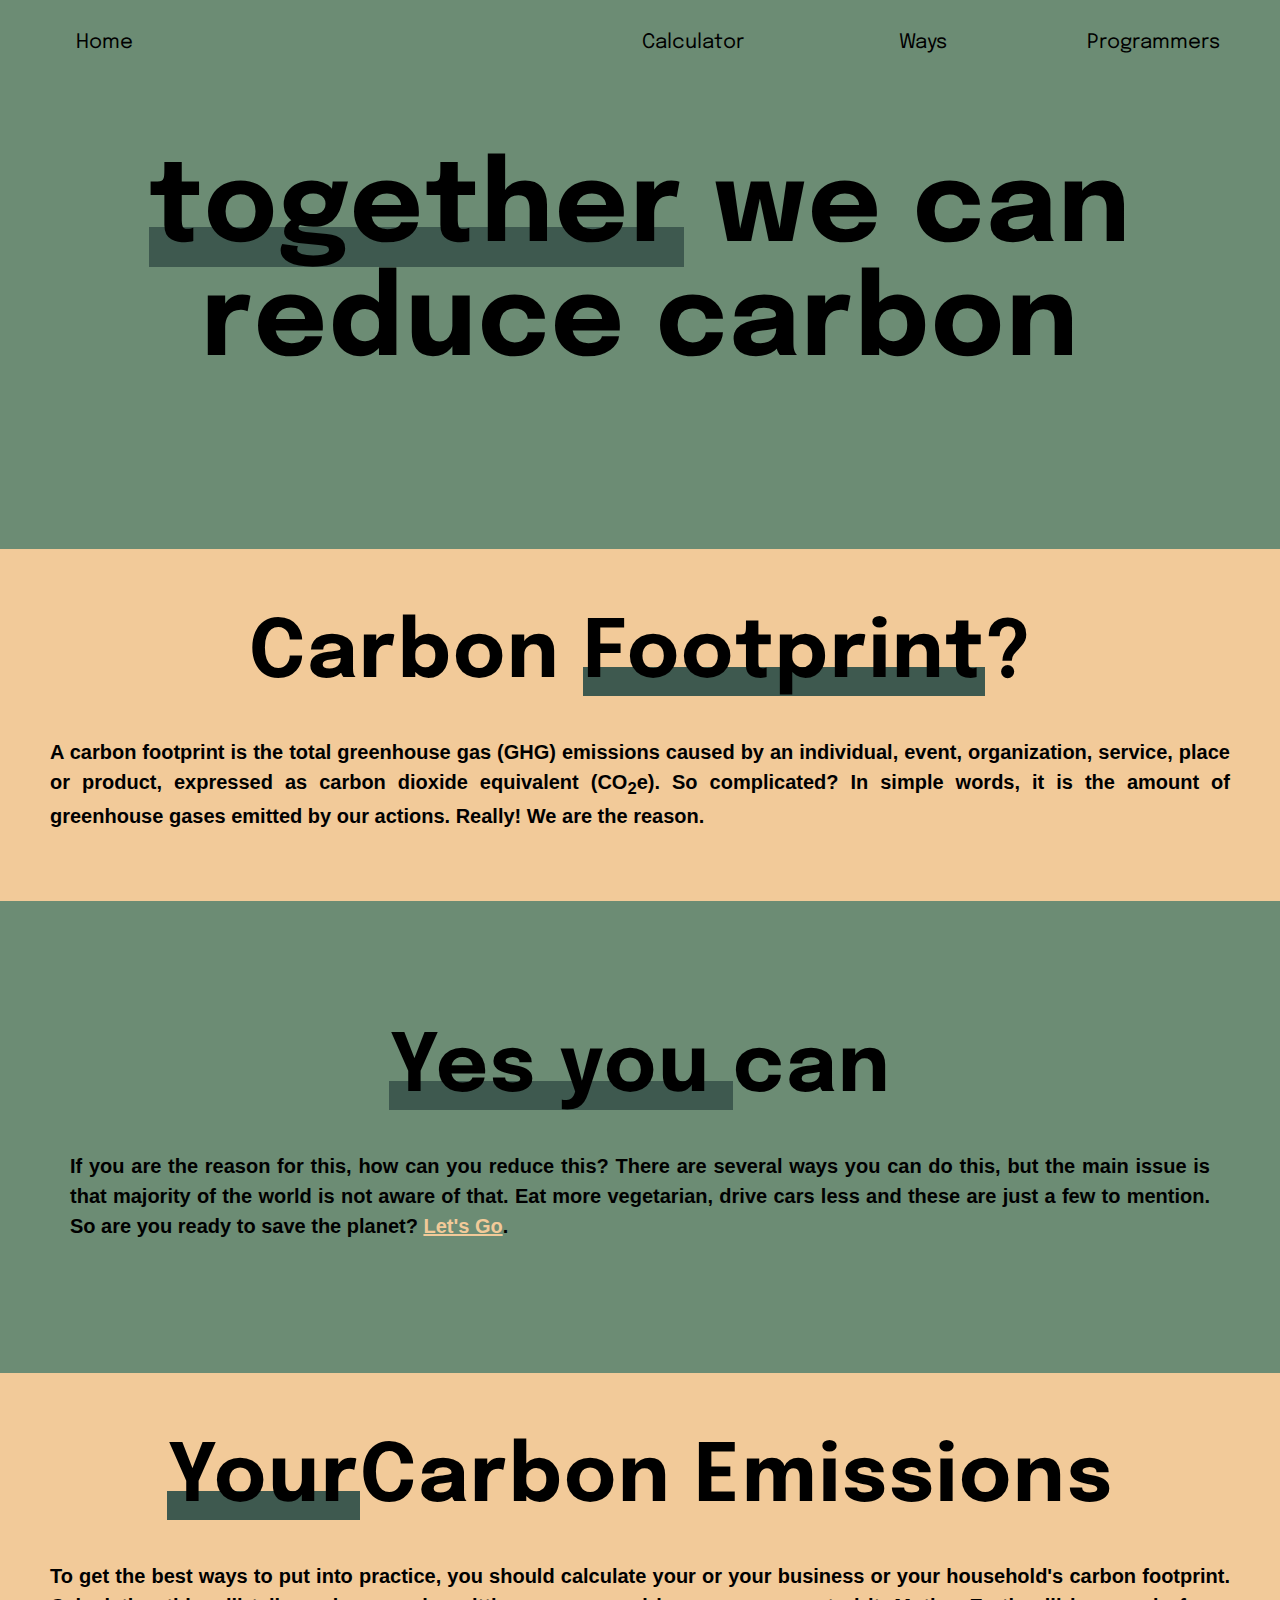
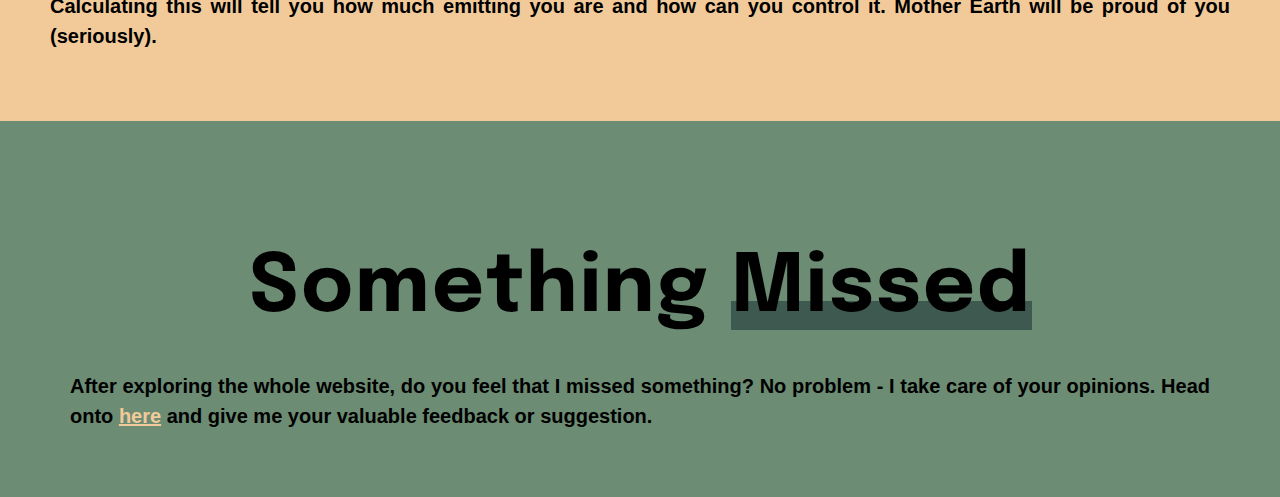
<file: index.html>
<!DOCTYPE html>
<html>
<head>
	<meta charset="utf-8">
	<meta name="viewport" content="width=device-width">
	<title>Carbon Print</title>
	<link href="style.css" rel="stylesheet" type="text/css" />
</head>
<body>
	<header class="header">
		<nav class="navbar">
			<div class="link-wrapper">
				<a href="https://knaagar.github.io/carbonprint" class="nav-logo">Home</a>
			</div>
			<ul class="nav-menu">
				<li class="nav-item">
					<div class="link-wrapper">
						<a href="https://knaagar.github.io/carbonprint/calculator.html" class="nav-link">Calculator</a>
					</div>
				</li>
				<li class="nav-item">
					<div class="link-wrapper">
						<a href="https://knaagar.github.io/carbonprint/ways.html" class="nav-link">Ways</a>
					</div>
				</li>
				<li class="nav-item">
					<div class="link-wrapper">
						<a href="https://knaagar.github.io/carbonprint/programmers.html" class="nav-link">Programmers</a>
					</div>
				</li>
			</ul>
			<div class="hamburger">
				<span class="bar"></span>
                <span class="bar"></span>
                <span class="bar"></span>
            </div>
        </nav>
    </header>
  <div class="landing">
    <br><br>
    <h1><span class="color-it-without-hover">together</span> we can reduce carbon</h1>
    <br><br>
    <br><br>
  </div>
  <div class="flex-container color-container">
    <section class="col-2">
      <h1>Carbon <span class="color-it-without-hover">Footprint</span>?</h1>
      <br><br>
      <p>A carbon footprint is the total greenhouse gas (GHG) emissions caused by an individual, event, organization, service, place or product, expressed as carbon dioxide equivalent (CO<sub>2</sub>e). So complicated? In simple words, it is the amount of greenhouse gases emitted by our actions. Really! We are the reason. </p>
    </section>
  </div>
  <br><br><br>
  <div class="flex-container">
    <section class="col-2">
      <h1><span class="color-it-without-hover">Yes you </span>can</h1>
      <br><br>
      <p>If you are the reason for this, how can you reduce this? There are several ways you can do this, but the main issue is that majority of the world is not aware of that. Eat more vegetarian, drive cars less and these are just a few to mention. So are you ready to save the planet? <a href="">Let's Go</a>.</p>
    </section>
  </div>
  <br><br><br>
  <div class="flex-container color-container">
    <section class="col-2">
      <h1><span class="color-it-without-hover">Your</span>Carbon Emissions</h1>
      <br><br>
      <p>To get the best ways to put into practice, you should calculate your or your business or your household's carbon footprint. Calculating this will tell you how much emitting you are and how can you control it. Mother Earth will be proud of you (seriously).</p>
    </section>
  </div>
  <br><br><br>
  <div class="flex-container">
    <section class="col-2">
      <h1>Something <span class="color-it-without-hover">Missed</span></h1>
      <br><br>
      <p>After exploring the whole website, do you feel that I missed something? No problem - I take care of your opinions. Head onto <a href="https://docs.google.com/forms/d/e/1FAIpQLScGmgdDHGQpqBSGlW24FY9GG94oagVewzjB05amaqWgwcTUaQ/viewform?usp=sf_link">here</a> and give me your valuable feedback or suggestion.</p>
    </section>
  </div>
  <br><br>
    <script src="script.js"></script>
  </body>
</html>
</file>
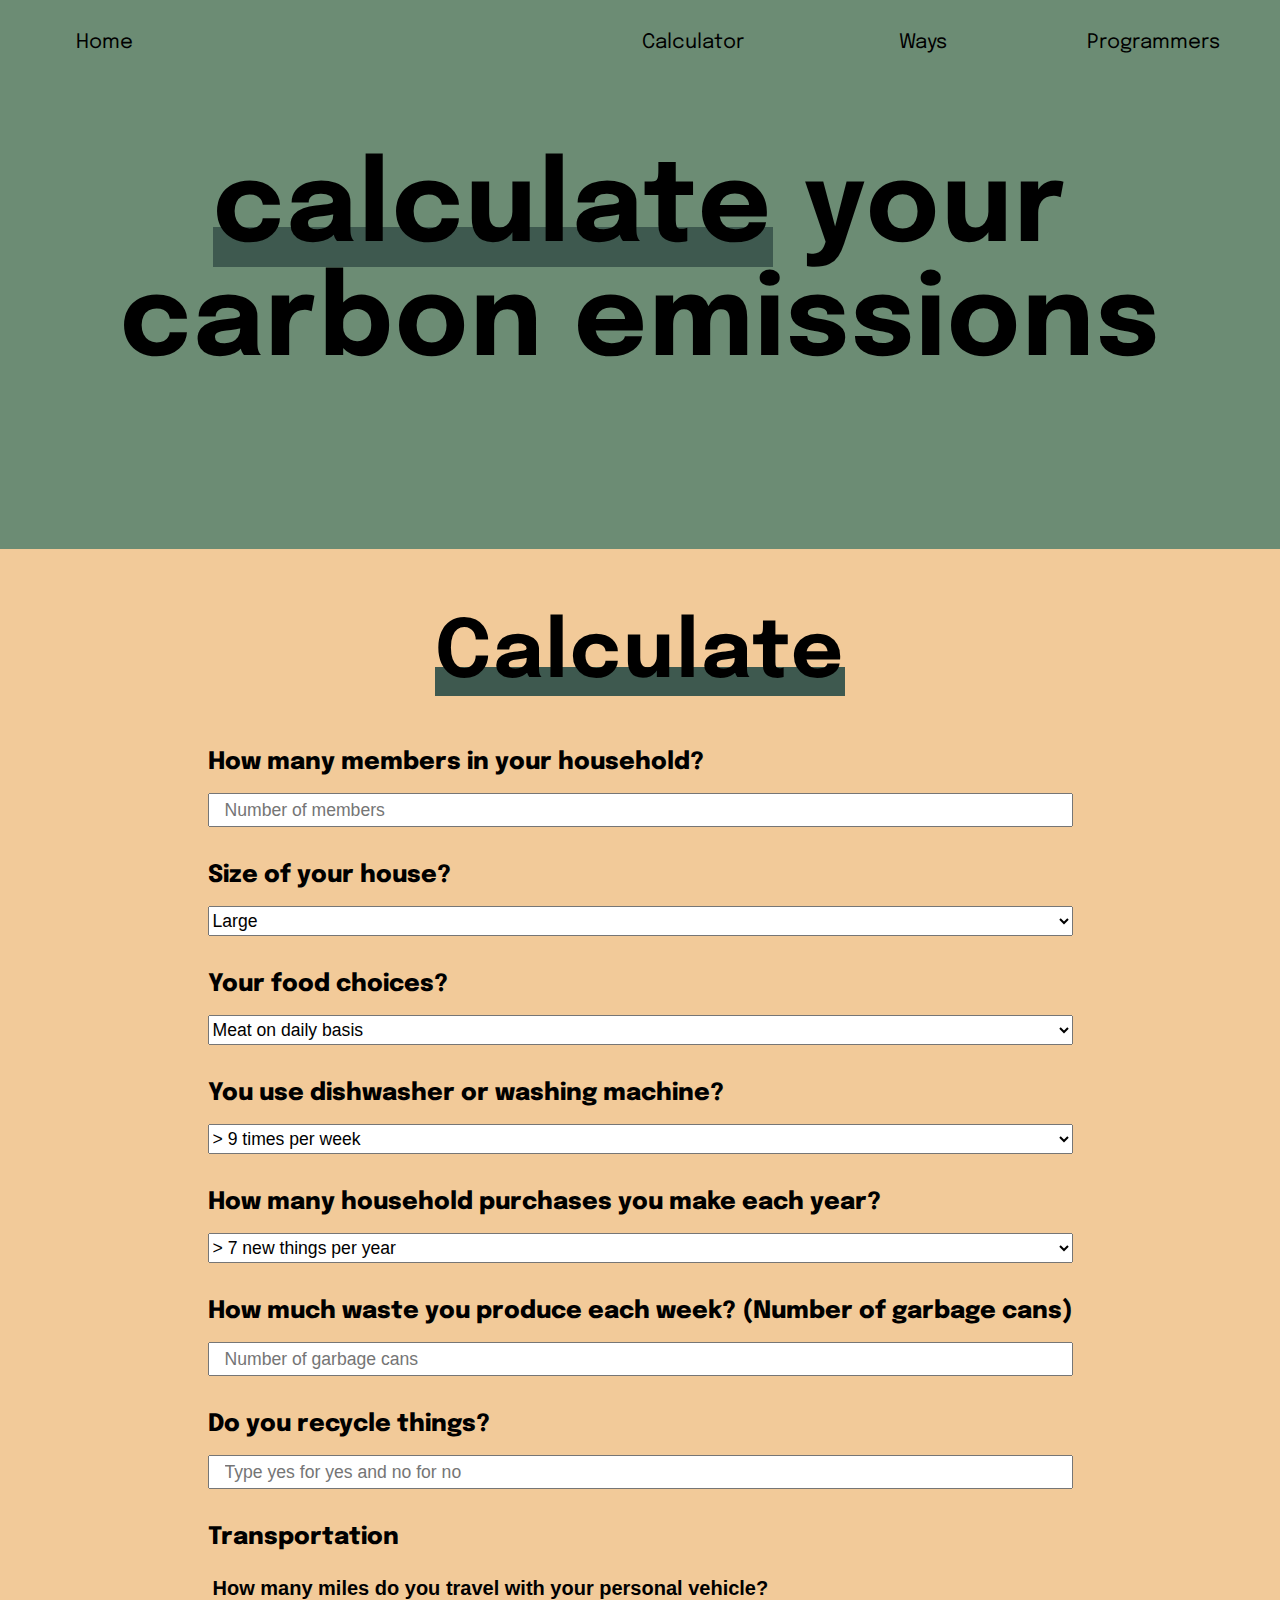
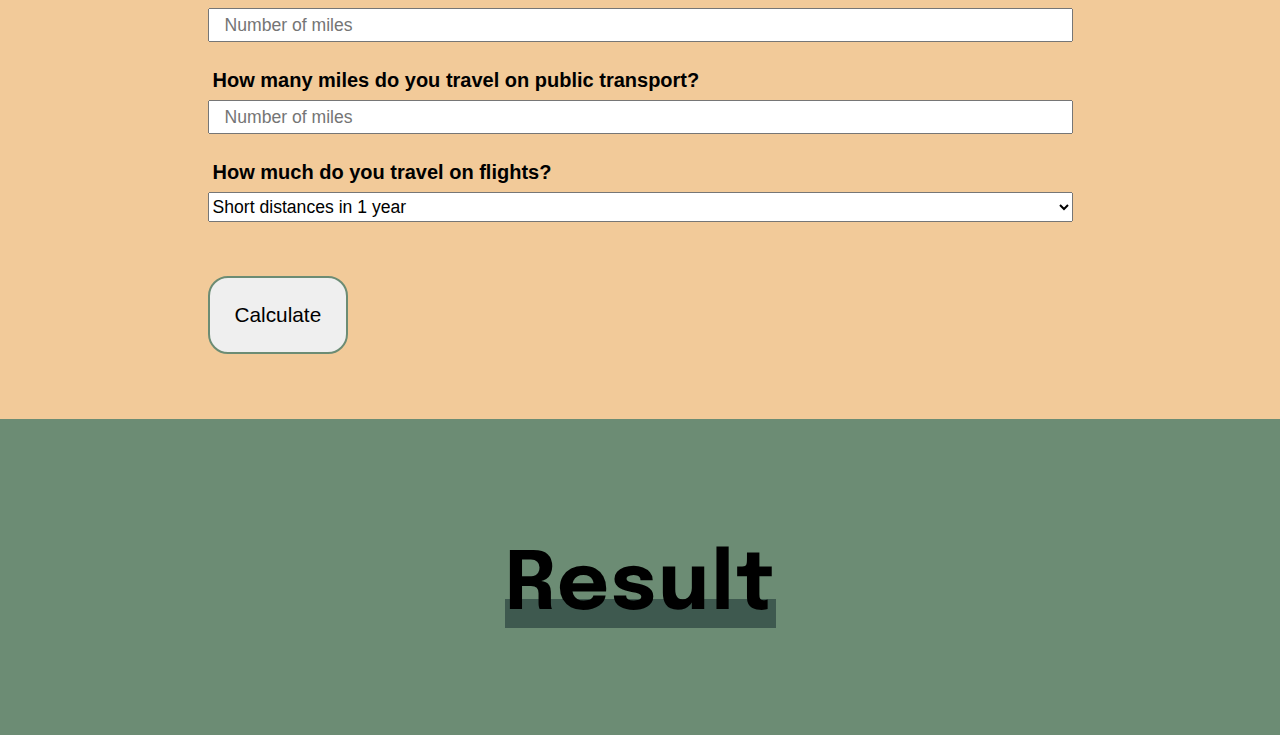
<file: calculator.html>
<!DOCTYPE html>
<html>
<head>
	<meta charset="utf-8">
	<meta name="viewport" content="width=device-width">
	<title>Calculator</title>
	<link href="style.css" rel="stylesheet" type="text/css" />
</head>
<body>
	<header class="header">
		<nav class="navbar">
			<div class="link-wrapper">
				<a href="https://knaagar.github.io/carbonprint" class="nav-logo">Home</a>
			</div>
			<ul class="nav-menu">
				<li class="nav-item">
					<div class="link-wrapper">
						<a href="https://knaagar.github.io/carbonprint/calculator.html" class="nav-link">Calculator</a>
					</div>
				</li>
				<li class="nav-item">
					<div class="link-wrapper">
						<a href="https://knaagar.github.io/carbonprint/ways.html" class="nav-link">Ways</a>
					</div>
				</li>
				<li class="nav-item">
					<div class="link-wrapper">
						<a href="https://knaagar.github.io/carbonprint/programmers.html" class="nav-link">Programmers</a>
					</div>
				</li>
			</ul>
			<div class="hamburger">
				<span class="bar"></span>
                <span class="bar"></span>
                <span class="bar"></span>
            </div>
        </nav>
    </header>
  <div class="landing">
    <br><br>
    <h1><span class="color-it-without-hover">calculate</span> your carbon emissions</h1>
    <br><br>
    <br><br>
  </div>
  <div class="flex-container color-container">
    <section class="col-2">
      <h1><span class="color-it-without-hover">Calculate</span></h1>
      <br><br><br>
      <div id="form" class="center2">
        <h2>How many members in your household?</h2><br>
        <input type="number" min="0" placeholder="Number of members" id="i10"><br><br>
        <h2>Size of your house?</h2><br>
        <select id="i9">
          <option value="10">Large</option>  
          <option value="7">Medium</option>  
          <option value="4">Small</option>  
          <option value="2">Apartment</option>  
        </select><br><br>
        <h2>Your food choices?</h2><br>
        <select id="i8">
          <option value="10">Meat on daily basis</option>  
          <option value="8">Meat few times a week</option>  
          <option value="4">Vegetarian</option>  
          <option value="2">Vegan</option>  
        </select><br><br>
        <h2>You use dishwasher or washing machine?</h2><br>
        <select id="i7">
          <option value="3">> 9 times per week</option>  
          <option value="2">4 to 9 times per week</option>  
          <option value="1">1 to 3 times per week</option>  
          <option value="0">I don't have any</option>  
        </select><br><br>
        <h2>How many household purchases you make each year?</h2><br>
        <select id="i6">
          <option value="10">> 7 new things per year</option>  
          <option value="8">5 to 7 times per week</option>  
          <option value="6">3 to 5 times per week</option>  
          <option value="4">&lt; 3</option>  
          <option value="2">Almost nothing</option> 
        </select><br><br>
        <h2>How much waste you produce each week? (Number of garbage cans)</h2><br>
        <input id="i5" type="number" min="0" placeholder="Number of garbage cans"><br><br>
        <h2>Do you recycle things?</h2><br>
        <input id="i4" type="text" placeholder="Type yes for yes and no for no"><br><br>
        <h2>Transportation</h2><br>
        <p>How many miles do you travel with your personal vehicle?</p><input id="i3" type="number" placeholder="Number of miles"><br>
        <p>How many miles do you travel on public transport?</p><input id="i2" type="number" placeholder="Number of miles"><br>
        <p>How much do you travel on flights?</p>
        <select id="i1">
          <option value="2">Short distances in 1 year</option>
          <option value="6">Further distances</option>
          <option value="20">Travel far, such as to another continent</option>
          </select><br>
        <br><br>
        <a href="#res"><button onclick="calculate();">Calculate</button></a>
      </div>
    </section>
  </div>
  <br><br><br>
  <div class="flex-container">
    <section class="col-2">
      <h1><span class="color-it-without-hover">Result</span></h1>
      <br><br>
      <p id="res"></p>
    </section>
  </div>
  <br><br>
    <script src="script.js"></script>
    <script>
function calculate() {
  const i10 = document.getElementById("i10").value;
  const i9 = document.getElementById("i9").value;
  const i8 = document.getElementById("i8").value;
  const i7 = document.getElementById("i7").value;
  const i6 = document.getElementById("i6").value;
  const i5 = document.getElementById("i5").value;
  const i4 = document.getElementById("i4").value;
  const i3 = document.getElementById("i3").value;
  const i2 = document.getElementById("i2").value;
  const i1 = document.getElementById("i1").value;
  let points = 0;
  let p2 = 0;
  let p3 = 0;
  let p4 = 0;
  let p5 = 0;
  let p6 = 0;
  let p7 = 0;
  let p8 = 0;
  let p9 = 0;
  let p10 = 0;
  if(i10 === "1") {
    points += 14;
  }
  else if(i10 === "2") {
    points += 12;
  }
  else if(i10 === "3") {
    points += 10;
  }
  else if(i10 === "4") {
    points += 8;
  }
  else if(i10 === "5") {
    points += 6;
  }
  else if(parseInt(i10) === 6) {
    points += 4;
  }
  else if(parseInt(i10) > 6) {
    points += 2;
  }
  if(i9 === "10") {
    p2 += 10;
  }
  else if(i9 === "7") {
    p2 += 7;
  }
  else if(i9 === "4") {
    p2 += 4;
  }
  else if(i9 === "2") {
    p2 += 2;
  }
  if(i8 === "10") {
    p3 += 10;
  }
  else if(i8 === "8") {
    p3 += 8;
  }
  else if(i8 === "4") {
    p3 += 4;
  }
  else if(i8 === "2") {
    p3 += 2;
  }
  if(i7 === "3") {
    p4 += 3;
  }
  else if(i7 === "2") {
    p4 += 2;
  }
  else if(i7 === "1") {
    p4 += 1;
  }
  else if(i7 === "0") {
    p4 += 0;
  }
  if(i6 === "10") {
    p5 += 10;
  }
  else if(i6 === "8") {
    p5 += 8;
  }
  else if(i6 === "6") {
    p5 += 6;
  }
  else if(i6 === "4") {
    p5 += 4;
  }
  else if(i6 === "2") {
    p5 += 2;
  }
  if(i5 === "4") {
    p6 += 50;
  }
  else if(i5 === "3") {
    p6 += 40;
  }
  else if(i5 === "2") {
    p6 += 30;
  }
  else if(i5 === "1") {
    p6 += 20;
  }
  else if(i5 === "0") {
    p6 += 5;
  }
  if(i4 === "yes") {
    p7 += 0;
  }
  else if(i4 === "no") {
    p7 += 24;
  }
  if(i3 >= "15000") {
    p8 += 12;
  }
  else if(i3 < "15000" && i3 >= "10000") {
    p8 += 10;
  }
  else if(i3 >= "1000" && i3 < "10000") {
    p8 += 6;
  }
  else if(i3 < "1000") {
    p8 += 4;
  }
  else if(i3 === "0") {
    p8 += 0;
  }
  if(i2 >= "20000") {
    p9 += 12;
  }
  else if(i2 < "20000" && i2 >= "15000") {
    p9 += 10;
  }
  else if(i2 >= "10000" && i2 < "15000") {
    p9 += 6;
  }
  else if(i2 >= "1000" && i2 < "10000") {
    p9 += 4;
  }
  else if(i2 < "1000") {
    p9 += 2;
  }
  else if(i2 === "0") {
    p9 += 0;
  }
  if(i1 === "2") {
    p10 += 2;
  }
  else if(i1 === "6") {
    p10 += 6;
  }
  else if(i1 === "10") {
    p10 += 10;
  }
   let total = points + p2 + p3 + p4 + p5 + p6 + p7 + p8 + p9 + p10;

  if(total <= 20) {
    document.getElementById("res").innerHTML = `<p class="green">Hurrah! Your carbon footprint is very low. Mother nature is proude of you :)</p><br>
    <p class="green">Plant more trees and try out ways listed in this website</p>`;
  }
  else if(total <= 60 && total > 20) {
    document.getElementById("res").innerHTML = `<p class="green">Cool! You are making a small impact on our planet. Keep it up!</p><br>
    <p class="green">Plant more trees and try out ways listed in this website</p>`;
  }
  else if(total >= 80 && total <= 100) {
    document.getElementById("res").innerHTML = `<p class="red">Uh oh! Your carbon footprint is not good. You should look out for ways on the Ways tab. I hope you will do good for the environment.</p><br>
    <p class="red">Plant more trees and try out ways listed in this website</p>`;
  }
  else if(total > 100) {
    document.getElementById("res").innerHTML = `<p class="red">Oh no! Your carbon footprint is was too much. You should definitely try some ways to keep it as low as possible. Try out as many ways as possible.</p><br>
    <p class="red">Plant more trees and try out ways listed in this website</p>`;
  }
}
    </script>
  </body>
</html>
</file>
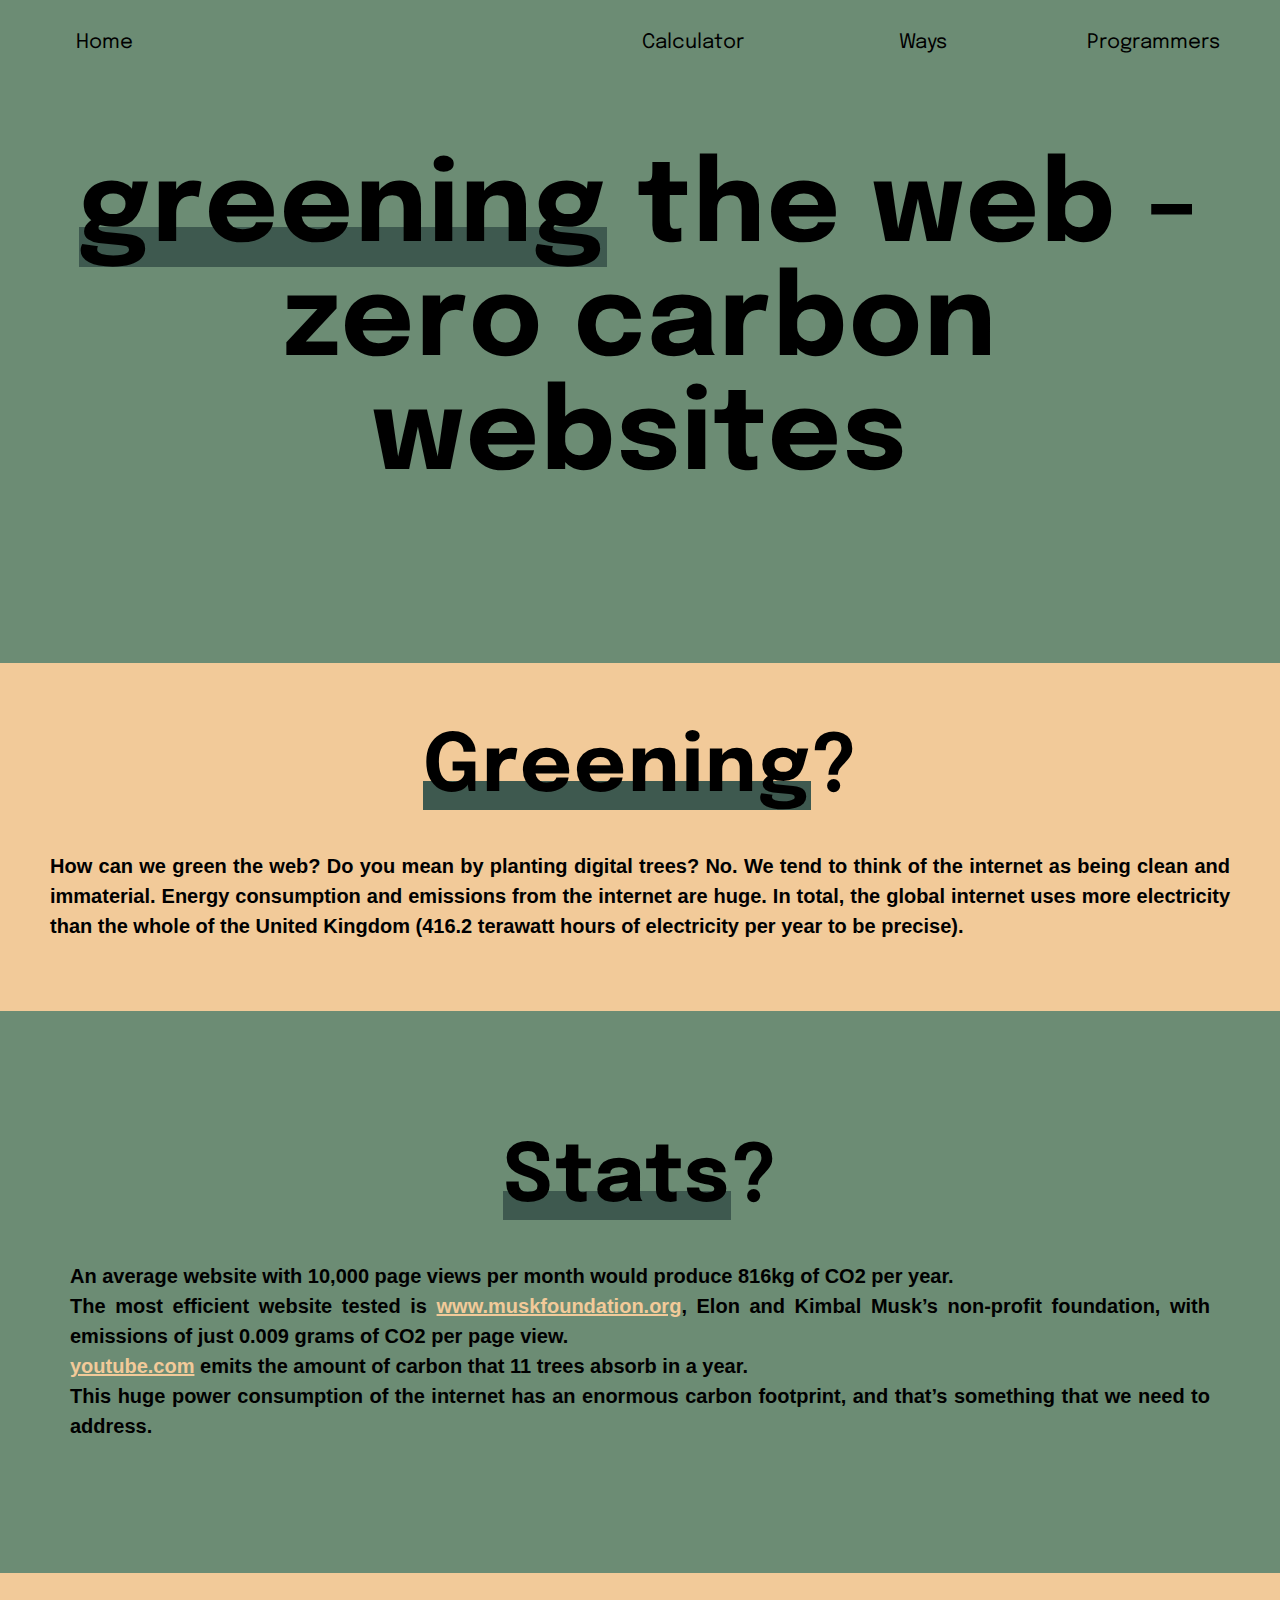
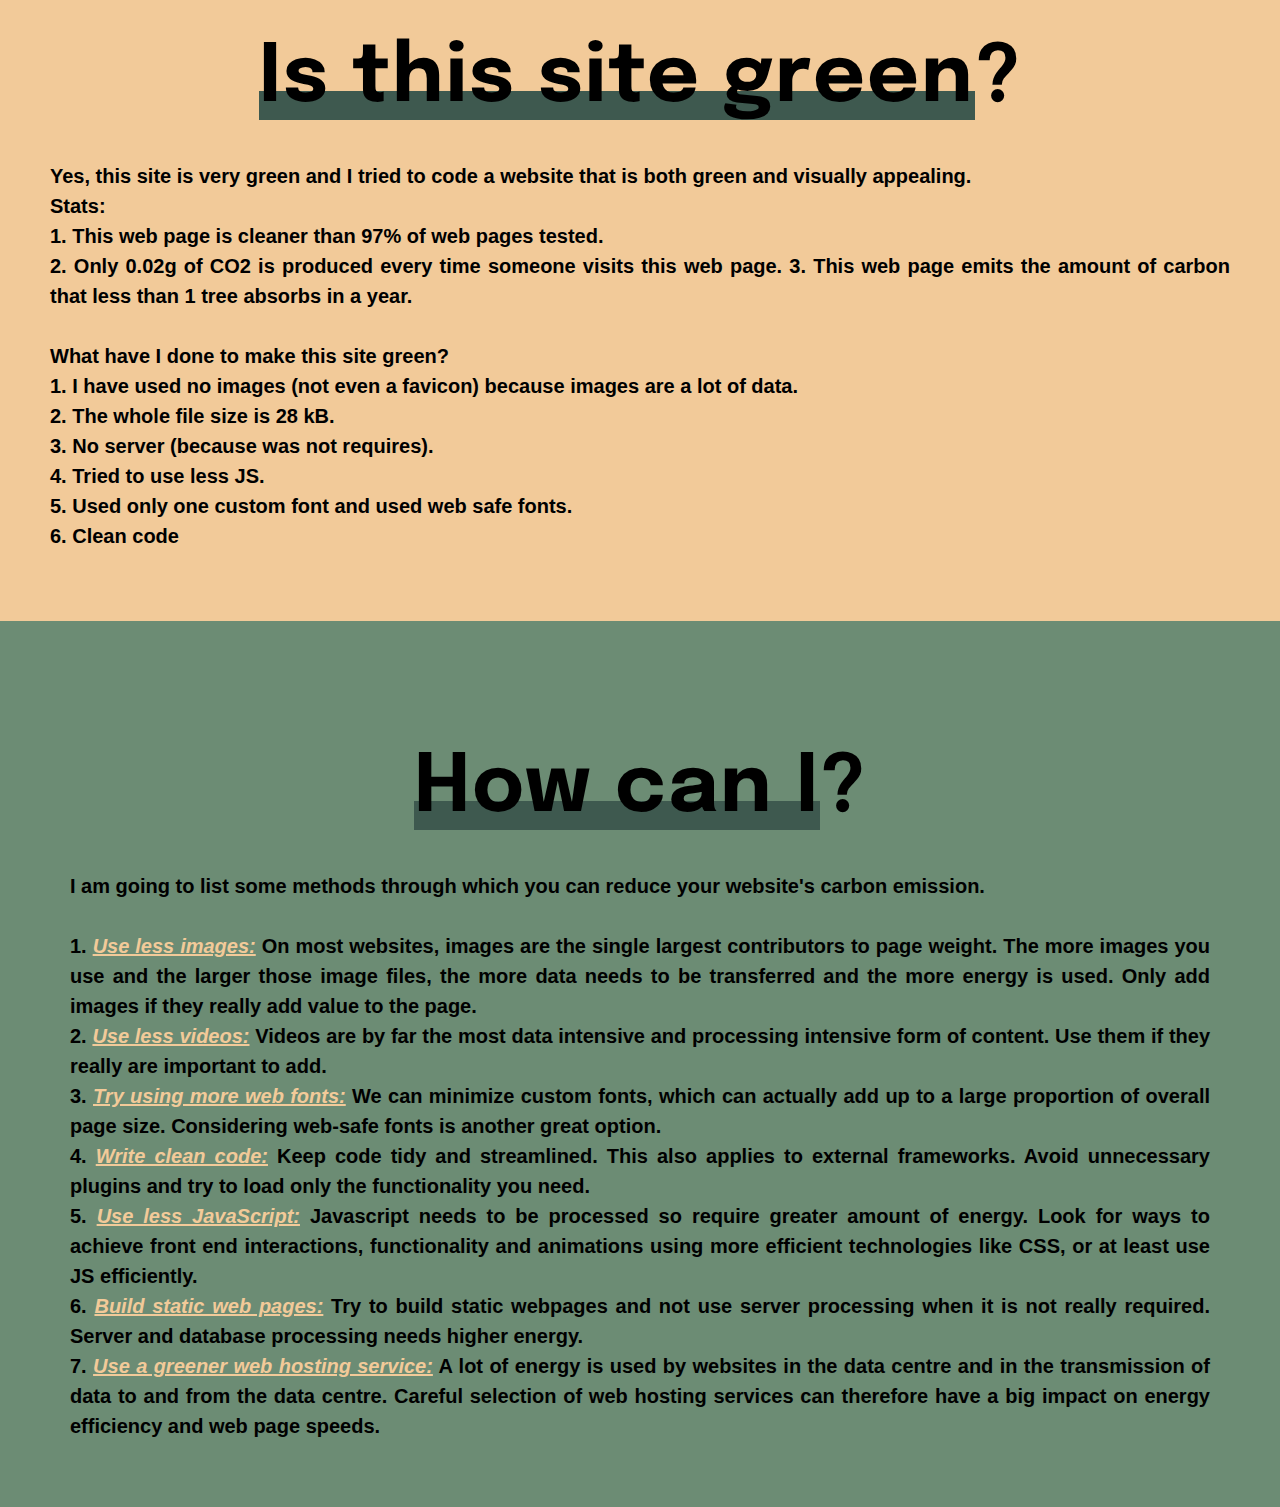
<file: programmers.html>
<!DOCTYPE html>
<html>
<head>
	<meta charset="utf-8">
	<meta name="viewport" content="width=device-width">
	<title>Digital print</title>
	<link href="style.css" rel="stylesheet" type="text/css" />
</head>
<body>
	<header class="header">
		<nav class="navbar">
			<div class="link-wrapper">
				<a href="https://knaagar.github.io/carbonprint" class="nav-logo">Home</a>
			</div>
			<ul class="nav-menu">
				<li class="nav-item">
					<div class="link-wrapper">
						<a href="https://knaagar.github.io/carbonprint/calculator.html" class="nav-link">Calculator</a>
					</div>
				</li>
				<li class="nav-item">
					<div class="link-wrapper">
						<a href="https://knaagar.github.io/carbonprint/ways.html" class="nav-link">Ways</a>
					</div>
				</li>
				<li class="nav-item">
					<div class="link-wrapper">
						<a href="https://knaagar.github.io/carbonprint/programmers.html" class="nav-link">Programmers</a>
					</div>
				</li>
			</ul>
			<div class="hamburger">
				<span class="bar"></span>
                <span class="bar"></span>
                <span class="bar"></span>
            </div>
        </nav>
    </header>
  <div class="landing">
    <br><br>
    <h1><span class="color-it-without-hover">greening</span> the web - zero carbon websites</h1>
    <br><br>
    <br><br>
  </div>
  <div class="flex-container color-container">
    <section class="col-2">
      <h1><span class="color-it-without-hover">Greening</span>?</h1>
      <br><br>
      <p>How can we green the web? Do you mean by planting digital trees? No. We tend to think of the internet as being clean and immaterial. <b>Energy consumption and emissions from the internet are huge.</b> In total, the global internet uses more electricity than the whole of the United Kingdom (416.2 terawatt hours of electricity per year to be precise). </p>
    </section>
  </div>
  <br><br><br>
  <div class="flex-container">
    <section class="col-2">
      <h1><span class="color-it-without-hover">Stats</span>?</h1>
      <br><br>
      <p>An average website with 10,000 page views per month would produce 816kg of CO2 per year.<br>
      The most efficient website tested is <a href="http://www.muskfoundation.org" target="_blank">www.muskfoundation.org</a>, Elon and Kimbal Musk’s non-profit foundation, with emissions of just 0.009 grams of CO2 per page view.<br>
      <a href="https://www.youtube.com/" target="_blank">youtube.com</a> emits the amount of carbon that 11 trees absorb in a year.
      <br>
      This huge power consumption of the internet has an enormous carbon footprint, and that’s something that we need to address.</p>
    </section>
  </div>
  <br><br><br>
  <div class="flex-container color-container">
    <section class="col-2">
      <h1><span class="color-it-without-hover">Is this site green</span>?</h1>
      <br><br>
      <p>Yes, this site is very green and I tried to code a website that is both green and visually appealing.<br>
      Stats:<br>
      1. This web page is cleaner than 97% of web pages tested.<br>
      2. Only 0.02g of CO2 is produced every time someone visits this web page.
      3. This web page emits the amount of carbon that less than 1 tree absorbs in a year.<br><br>
	What have I done to make this site green?<br>
      1. I have used no images (not even a favicon) because images are a lot of data.<br>
      2. The whole file size is 28 kB.<br>
      3. No server (because was not requires).<br>
      4. Tried to use less JS.<br>
      5. Used only one custom font and used web safe fonts.<br>
      6. Clean code
    </section>
  </div>
  <br><br><br>
  <div class="flex-container">
    <section class="col-2">
      <h1><span class="color-it-without-hover">How can I</span>?</h1>
      <br><br>
      <p>I am going to list some methods through which you can reduce your website's carbon emission.<br><br>
      1. <i>Use less images:</i> On most websites, images are the single largest contributors to page weight. The more images you use and the larger those image files, the more data needs to be transferred and the more energy is used. Only add images if they really add value to the page.<br>
      2. <i>Use less videos:</i> Videos are by far the most data intensive and processing intensive form of content. Use them if they really are important to add.<br>
      3. <i>Try using more web fonts:</i> We can minimize custom fonts, which can actually add up to a large proportion of overall page size. Considering web-safe fonts is another great option.<br>
      4. <i>Write clean code:</i> Keep code tidy and streamlined. This also applies to external frameworks. Avoid unnecessary plugins and try to load only the functionality you need.<br>
      5. <i>Use less JavaScript:</i> Javascript needs to be processed so require greater amount of energy. Look for ways to achieve front end interactions, functionality and animations using more efficient technologies like CSS, or at least use JS efficiently.<br>
      6. <i>Build static web pages:</i> Try to build static webpages and not use server processing when it is not really required. Server and database processing needs higher energy.<br>
      7. <i>Use a greener web hosting service:</i> A lot of energy is used by websites in the data centre and in the transmission of data to and from the data centre. Careful selection of web hosting services can therefore have a big impact on energy efficiency and web page speeds.
      </p>
    </section>
  </div>
  <br><br>
    <script src="script.js"></script>
  </body>
</html>
</file>
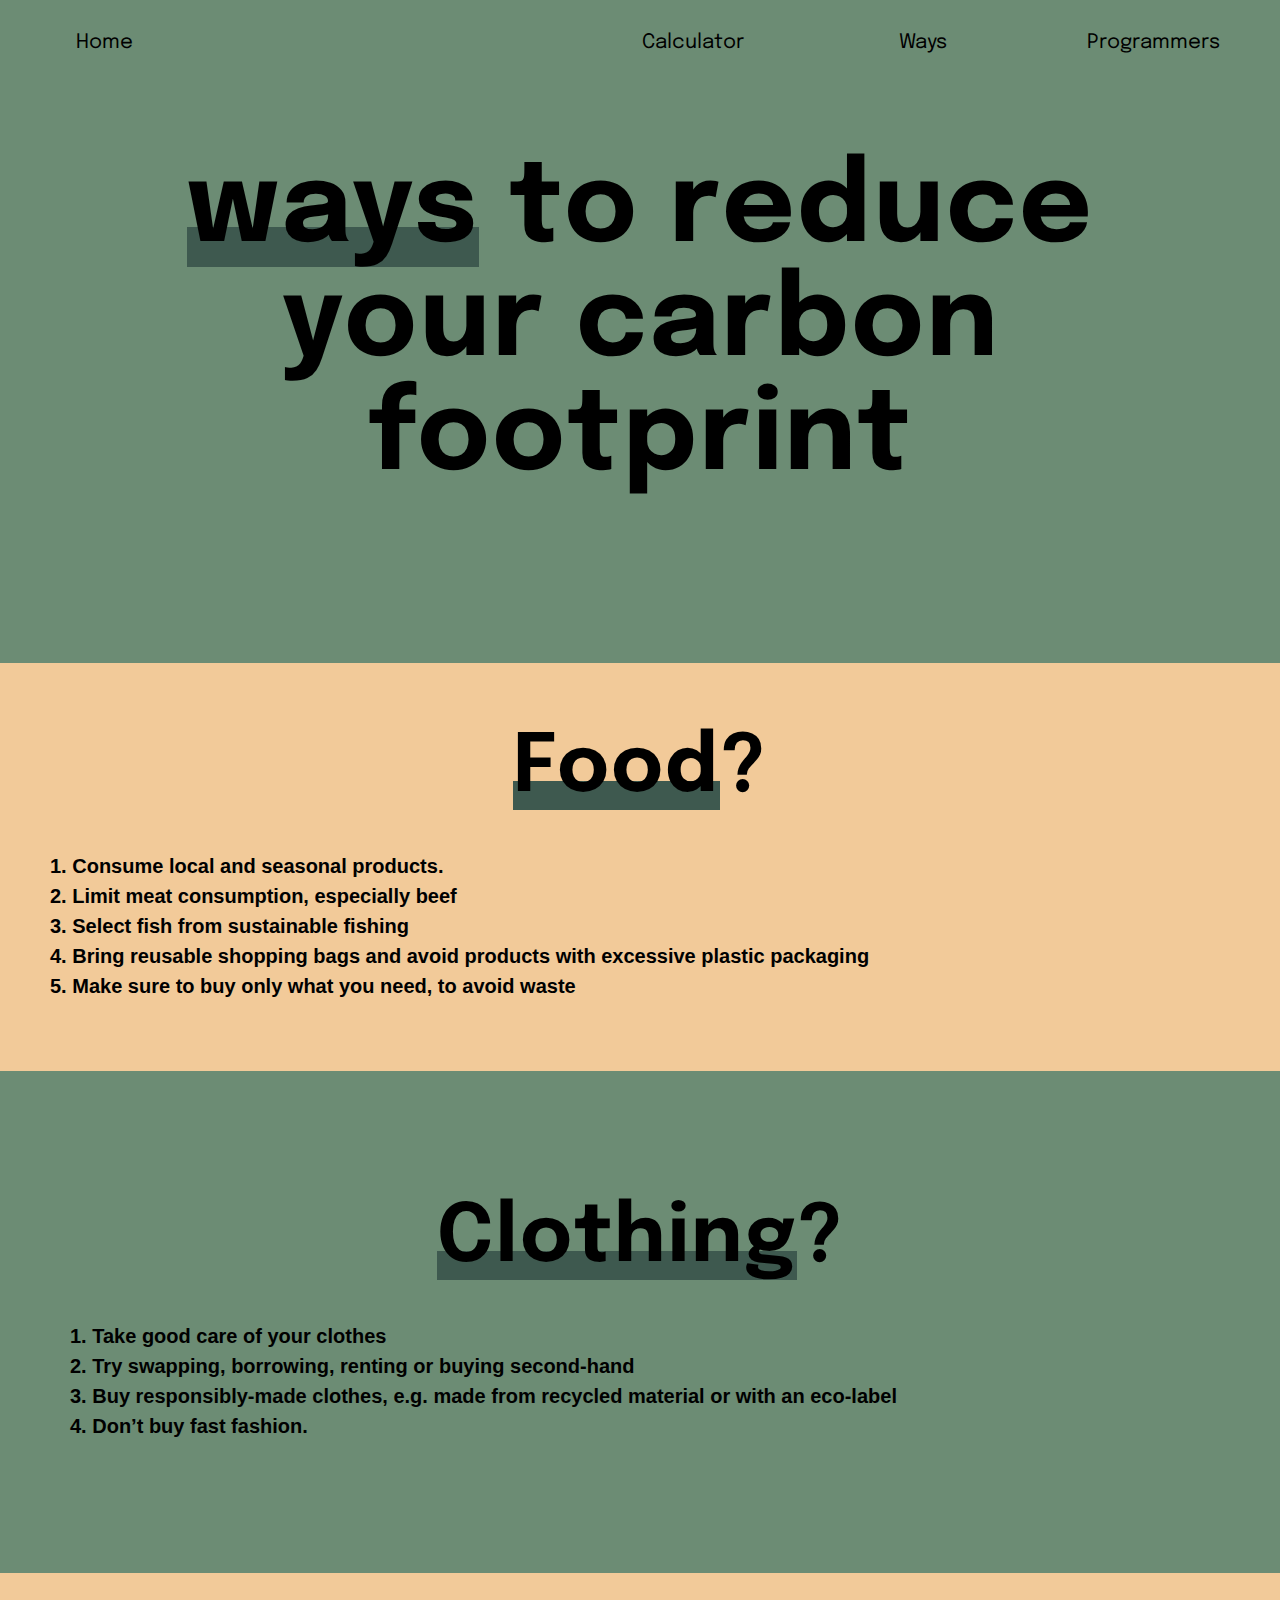
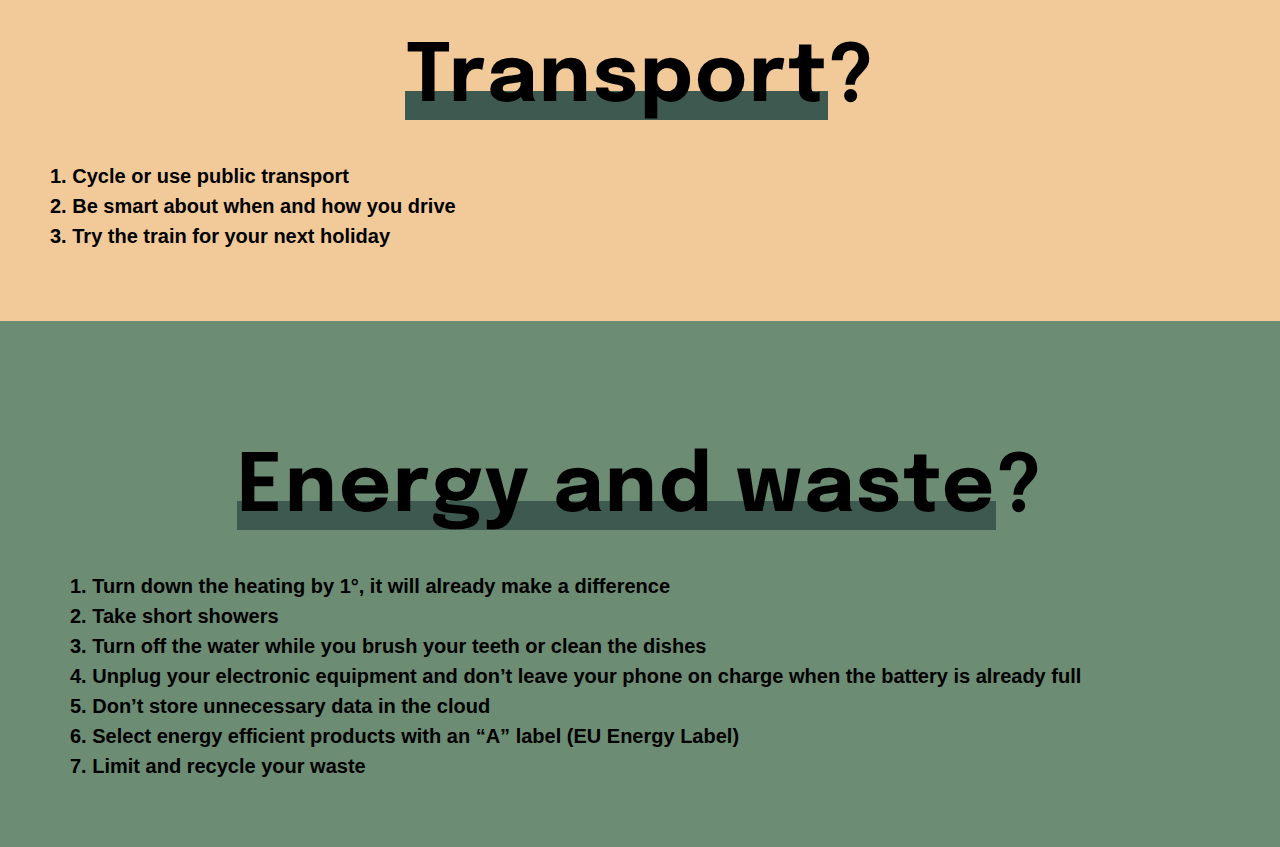
<file: ways.html>
<!DOCTYPE html>
<html>
<head>
	<meta charset="utf-8">
	<meta name="viewport" content="width=device-width">
	<title>Ways</title>
	<link href="style.css" rel="stylesheet" type="text/css" />
</head>
<body>
	<header class="header">
		<nav class="navbar">
			<div class="link-wrapper">
				<a href="https://knaagar.github.io/carbonprint" class="nav-logo">Home</a>
			</div>
			<ul class="nav-menu">
				<li class="nav-item">
					<div class="link-wrapper">
						<a href="https://knaagar.github.io/carbonprint/calculator.html" class="nav-link">Calculator</a>
					</div>
				</li>
				<li class="nav-item">
					<div class="link-wrapper">
						<a href="https://knaagar.github.io/carbonprint/ways.html" class="nav-link">Ways</a>
					</div>
				</li>
				<li class="nav-item">
					<div class="link-wrapper">
						<a href="https://knaagar.github.io/carbonprint/programmers.html" class="nav-link">Programmers</a>
					</div>
				</li>
			</ul>
			<div class="hamburger">
				<span class="bar"></span>
                <span class="bar"></span>
                <span class="bar"></span>
            </div>
        </nav>
    </header>
  <div class="landing">
    <br><br>
    <h1><span class="color-it-without-hover">ways</span> to reduce your carbon footprint</h1>
    <br><br>
    <br><br>
  </div>
  <div class="flex-container color-container">
    <section class="col-2">
      <h1><span class="color-it-without-hover">Food</span>?</h1>
      <br><br>
      <p>1. Consume local and seasonal products.<br>
2. Limit meat consumption, especially beef <br>
3. Select fish from sustainable fishing <br>
4. Bring reusable shopping bags and avoid products with excessive plastic packaging <br>
5. Make sure to buy only what you need, to avoid waste</p>
    </section>
  </div>
  <br><br><br>
  <div class="flex-container">
    <section class="col-2">
      <h1><span class="color-it-without-hover">Clothing</span>?</h1>
      <br><br>
      <p>1. Take good care of your clothes<br>
2. Try swapping, borrowing, renting or buying second-hand<br>
3. Buy responsibly-made clothes, e.g. made from recycled material or with an eco-label<br>
4. Don’t buy fast fashion.</p>
    </section>
  </div>
  <br><br><br>
  <div class="flex-container color-container">
    <section class="col-2">
      <h1><span class="color-it-without-hover">Transport</span>?</h1>
      <br><br>
      <p>1. Cycle or use public transport<br>
2. Be smart about when and how you drive <br>
3. Try the train for your next holiday</p>
    </section>
  </div>
  <br><br><br>
  <div class="flex-container">
    <section class="col-2">
      <h1><span class="color-it-without-hover">Energy and waste</span>?</h1>
      <br><br>
      <p>1. Turn down the heating by 1°, it will already make a difference<br>
2. Take short showers <br>
3. Turn off the water while you brush your teeth or clean the dishes<br>
4. Unplug your electronic equipment and don’t leave your phone on charge when the battery is already full<br>
5. Don’t store unnecessary data in the cloud <br>
6. Select energy efficient products with an “A” label (EU Energy Label)<br>
7. Limit and recycle your waste</p>
    </section>
  </div>
  <br><br>
    <script src="script.js"></script>
  </body>
</html>
</file>
<file: style.css>
@import url('https://fonts.googleapis.com/css2?family=Epilogue:wght@800&display=swap');
* {
  margin: 0;
  padding: 0;
  box-sizing: border-box;
}
html{
  scroll-behavior:smooth;
}
*::-webkit-scrollbar {
    width: 16px;
}
*::-webkit-scrollbar-track {
    background: #6C8C74;
}
*::-webkit-scrollbar-thumb {
    background-color: #F2CA99;
    border-radius: 8px;
    border: 4px solid #6C8C74;
}
body {
  background-color: #6C8C74;
  overflow-x: hidden;
}
.flex-container i {
  text-decoration: underline;
  color: #F2CA99;
}
h1 {
  font-family: Epilogue;
  text-align: center;
  font-size: 5em;
  letter-spacing: 2px;
  color: #000000;
}
.green, .red {
  text-align: center;
  font-size: 3em;
  padding: 40px;
  border-radius: 20px;
}
.green {
  background-color: green;
}
.red {
  background-color: red;
}
h2 {
  font-family: Epilogue;
  font-style: normal;
  font-weight: 800;
  color: #000000;
}
.landing h1, h1.four {
  font-size: 7em;
}
@media (max-width: 920px) {
  h1 {
    font-size: 4em;
  }
  .landing h1, h1.four {
  font-size: 5em;
}
}
@media (max-width: 620px) {
  h1 {
    font-size: 3em;
  }
  .landing h1, h1.four {
  font-size: 4em;
}
}
.link-wrapper {
  display: inline-block;
  width: 13em;
  text-align: center;
  margin-right: 1.4em;
}
nav a {
  font-family: Epilogue;
  text-decoration: none;
  font-size: 20px;
  color: #000000;
}
nav a, .color-it {
	background-image: linear-gradient(to bottom, transparent 65%, #3E594F 0);
	background-size: 0% 100%;
	background-repeat: no-repeat;
	text-decoration: none;
	transition: background-size .4s ease;
}
nav a:hover, .color-it:hover {
	background-size: 100% 100%;
	cursor: pointer;
}
li {
    list-style: none;
}
.navbar {
    display: flex;
    justify-content: space-between;
    align-items: center;
    padding-bottom: 1em;
    padding-top: 2em;
}
.hamburger {
    display: none;
}
.bar {
    display: block;
    width: 25px;
    height: 3px;
    margin: 5px auto;
    -webkit-transition: all 0.3s ease-in-out;
    transition: all 0.3s ease-in-out;
    background-color: #101010;
    
}
.nav-menu {
    display: flex;
    align-items: center;
}
@media only screen and (max-width: 1000px) {
    .nav-menu {
        position: fixed;
        left: -100%;
        top: 0.1rem;
        flex-direction: column;
        background-color: rgba(236, 164, 122, 0.85);
        width: 100%;
        height: 100vh;
        border-radius: 10px;
        text-align: center;
        transition: 0.3s;
        
    }

    .nav-menu.active {
        left: 0;
    }

    .nav-item {
        margin: 2.5rem 0;
    }
    .hamburger {
        display: block;
        cursor: pointer;
        margin-right: 2em;
    }
    .hamburger.active .bar:nth-child(2) {
        opacity: 0;
    }
    .hamburger.active .bar:nth-child(1) {
        -webkit-transform: translateY(8px) rotate(45deg);
        transform: translateY(8px) rotate(45deg);
    }
    .hamburger.active .bar:nth-child(3) {
        -webkit-transform: translateY(-8px) rotate(-45deg);
        transform: translateY(-8px) rotate(-45deg);
    }   
}
.landing {
  padding: 3em 4em 3em 4em;
  max-height: 100vh;
}
.center2 {
  display: grid;
  align-items: center;
  justify-content: center;
}
.color-it-without-hover {
  background-image: linear-gradient(to bottom, transparent 65%, #3E594F 0);
	background-size: 100% 100%;
	background-repeat: no-repeat;
	text-decoration: none;
	transition: background-size .4s ease;
}
.landing p {
  font-family: helvetica, Verdana, sans-serif;
  font-style: normal;
  font-weight: 600;
  font-size: 28px;
  text-align: center;
  color: #000000;
  padding: 20px;
}
p {
  font-family: helvetica, Verdana, sans-serif;
  font-style: normal;
  font-weight: 600;
  font-size: 20px;
  text-align: justify;
  color: #000000;
  padding: 5px;
}
p a {
  color: #F2CA99;
}
.center {
  display: flex;
  align-items: center;
  justify-content: center;
}
#form input {
  height: 30px;
  padding: 15px;
  outline: none;
  font-size: 1.1em;
  font-family: 'Segoe UI', Tahoma, Geneva, Verdana, sans-serif;
}
#form select {
  height: 30px;
  font-family: 'Segoe UI', Tahoma, Geneva, Verdana, sans-serif;
  font-size: 1.1em;
}
#form button {
  border-radius: 20px;
  padding: 25px;
  border: 2px solid #6C8C74;
  outline: none;
  font-size: 1.3em;
  cursor: pointer;
  transition: .5s;
}
#form button:hover {
  background-color: #6C8C74;
}
.four {
  padding: 20px;
  line-height: 1.4;
  color: #F2CA99;
}
a.four {
  font-family: 'Epilogue';
  font-size: 2rem;
  color: #000 !important;
  text-decoration: none;
}
a.four:hover {
  text-decoration: underline;
}
.flex-container {
  margin-top: 3em;
  padding-left: 2.5em;
  padding-right: 2.5em;
  display: -webkit-flex;
  display: flex;
}
.container {
  margin-top: 3em;
  padding: 4em 2.5em 2.5em 4em;
}
.flex-container section {
  -webkit-flex: 1;
  flex: 1;
  margin: 10px;
  border-radius: 5px;
  padding: 15px;
}
.flex-container .col-2 {
  -webkit-flex: 2;
  flex: 2;
}
@media screen and (max-width: 700px) {
  .flex-container {
     -webkit-flex-direction: column;
     flex-direction: column;
 }
}
.color-container {
  background-color: #F2CA99;
  padding: 40px 20px 40px 20px;
}
img {
  max-width: 100%;
}
.flex-container img {
  border-radius: 66% 34% 85% 15% / 30% 78% 22% 70% ;
}
a.color-it {
  color: #3E594F;
}
p {
  line-height: 1.5;
}
</file>
